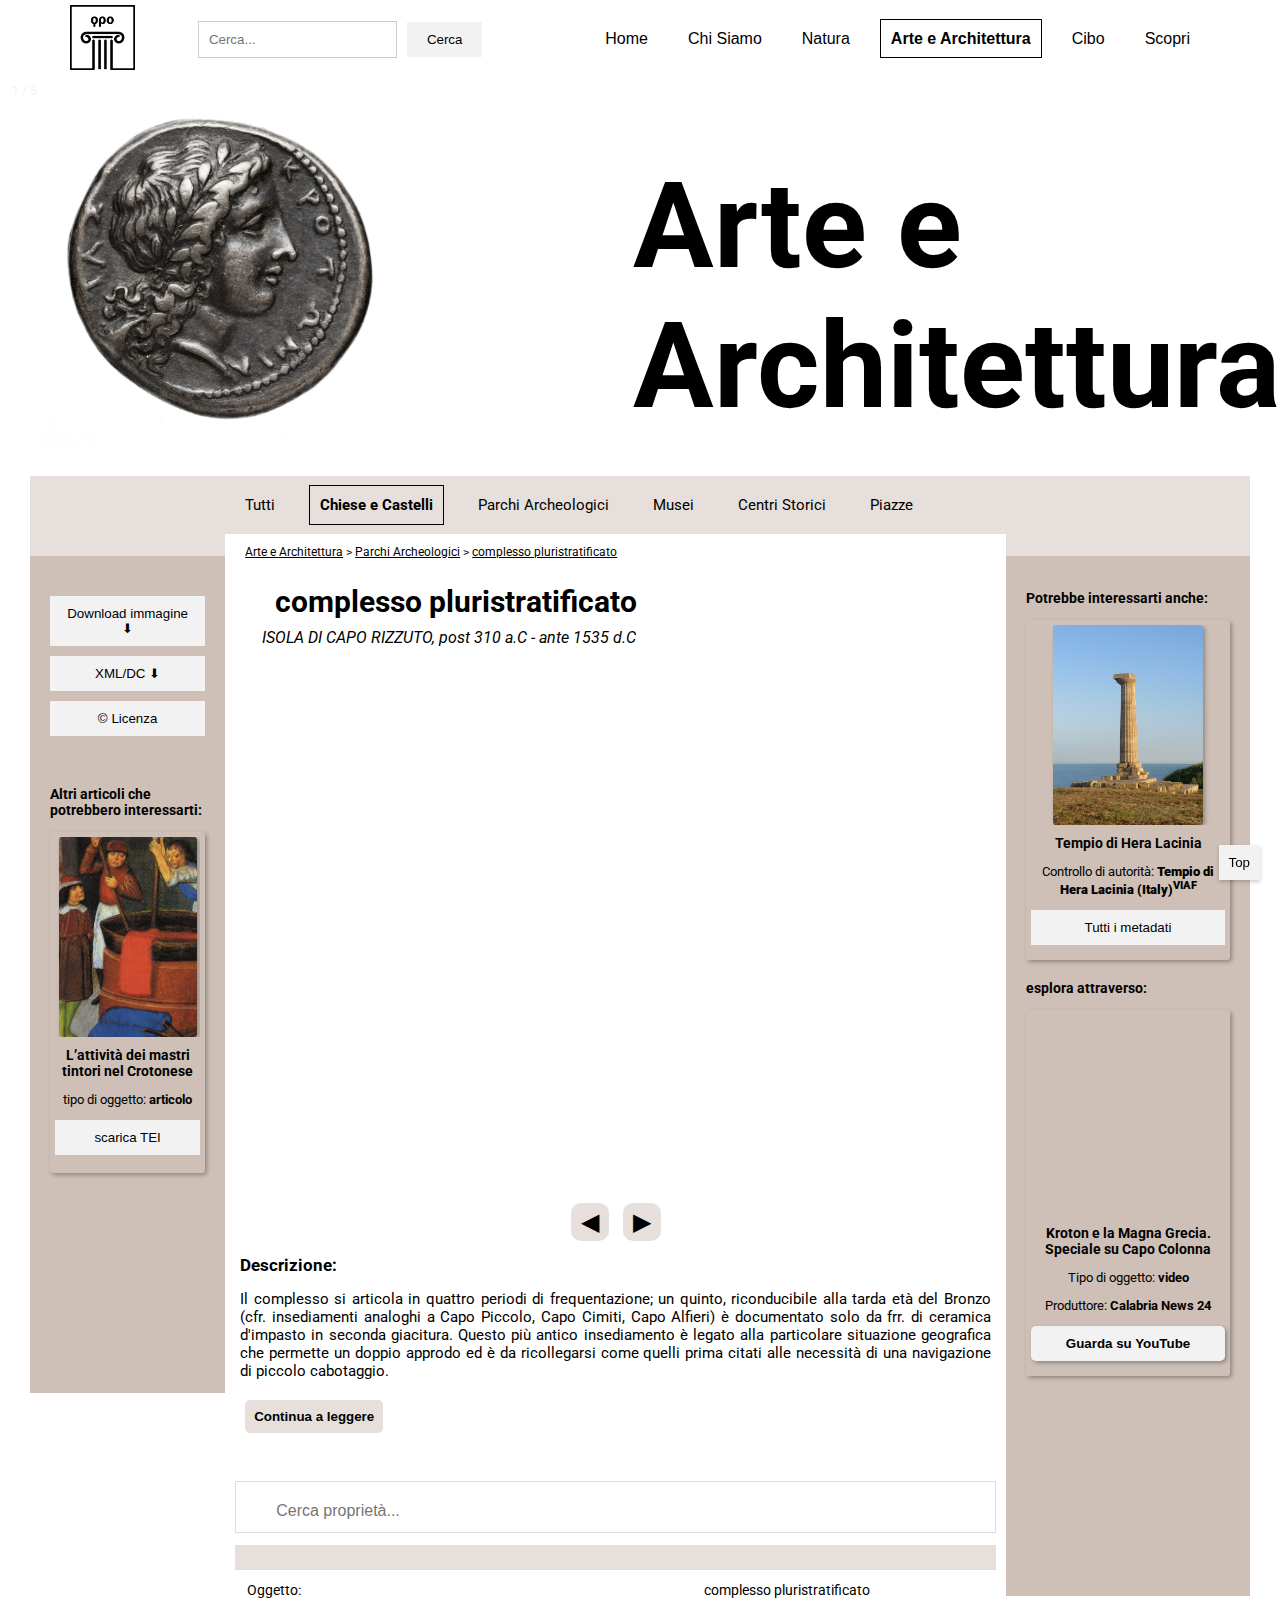
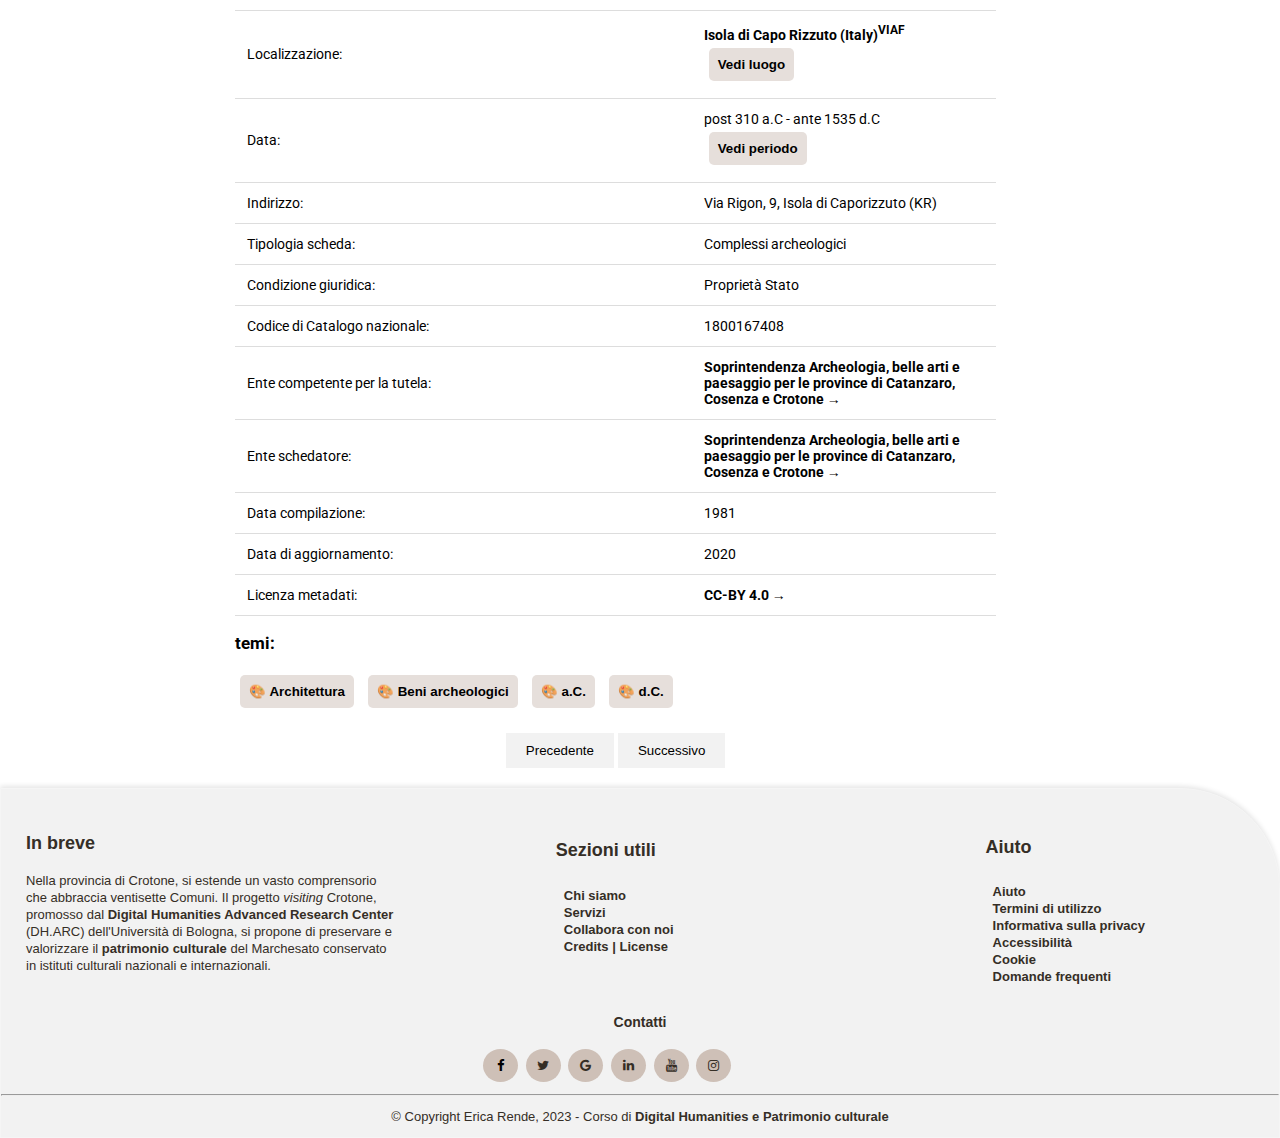
<file: item.htm>
<!DOCTYPE html>
<html lang="it">
<head>
    <meta charset="utf-8">
    <!-- viewport -->
    <meta name="viewport" content="width=device-width, initial-scale=1, shrink-to-fit=no">
    <!-- metadati DC -->
    <meta name="DC.Title" content="Visiting Crotone">
    <meta name="DC.Creator" content="Erica Rende">
    <meta name="DC.Subject" content="Inserisci il tema principale del tuo sito web">
    <meta name="DC.Description" content="Inserisci una breve descrizione del tuo sito web">
    <META NAME="DC.Subject" CONTENT="Crotone, provincia di Crotone, luoghi e oggetti di interesse">
    <META NAME="DC.Publisher" CONTENT="Università di Bologna">
    <META NAME="DC.Date" CONTENT="2023">
    <META NAME="DC.Type" CONTENT="Sito web">
    <meta name="DC.Format" content="HTML/CSS/JS">
    <link rel="DC.Identifier" href="https://www.nomedelsitoweb.github.io">
    <meta name="DC.Language" content="it">
    <meta name="DC.Relation" content="https://catalogo.beniculturali.it/" content="https://gallica.bnf.fr/accueil/it/content/accueil-it?mode=desktop">
    <link rel="DC.Coverage" href="https://www.getty.edu/vow/TGNFullDisplay?find=crotone&place=&nation=&prev_page=1&english=Y&subjectid=7024841">
    <meta name="DC.Rights" content="https://creativecommons.org/licenses/by/4.0/deed.it">
  <link rel="icon" type="img/logologo" href="img/logologo.png">
  <title>Catalogo</title>
  <link rel="stylesheet" href="stile/stile.css">
  <link rel="preconnect" href="https://fonts.googleapis.com">
  <link rel="preconnect" href="https://fonts.gstatic.com" crossorigin>
  <link href="https://fonts.googleapis.com/css2?family=Roboto&display=swap" rel="stylesheet">
  <link rel="preconnect" href="https://fonts.googleapis.com">
  <link rel="preconnect" href="https://fonts.gstatic.com" crossorigin>
  <link href="https://fonts.googleapis.com/css2?family=IBM+Plex+Sans&display=swap" rel="stylesheet">
  <link rel="stylesheet" href="https://cdnjs.cloudflare.com/ajax/libs/font-awesome/4.7.0/css/font-awesome.min.css">
  </head>
<body>
  <header>
    <div class="logo" id="logo">
      <img src="img/logologo.png" alt="Logo del portale">
    </div>
    <div class="search-bar">
      <input type="text" placeholder="Cerca...">
      <button type="submit">Cerca</button>
    </div>
    <nav>
    <ul class="navbar">
      <li>
        <a href="index.htm">Home</a>
      </li>
      <li>
        <a href="index.htm#right-section">Chi Siamo</a>
      </li>
      <li>
        <a href="#">Natura</a>
        <div class="dropdown">
          <a href="#">Riserve naturali protette</a>
          <a href="#">Parchi Archeologici</a>
          <a href="#">Spiagge</a>
          <a href="#">Laghi</a>
          <a href="#">Fiumi</a>
          <a href="#">Giardini</a>
        </div>
      </li>
      <li>
        <a href="items.htm" class="active">Arte e Architettura</a>
        <div class="dropdown">
          <a href="chiese.htm">Chiese e Castelli</a>
          <a href="#">Parchi Archeologigi</a>
          <a href="#">Musei</a>
          <a href="#">Centri Storici</a>
          <a href="#">Piazze</a>
        </div>
      </li>
      <li>
        <a href="#">Cibo</a>
        <div class="dropdown">
          <a href="#">Esperienze enogastronomiche</a>
          <a href="#">Piatti tipici</a>
        </div>
      </li>
      <li>
          <a href="#">Scopri</a>
          <div class="dropdown">
            <a href="#mappa-text">Luoghi</a>
            <a href="#division">Articoli relati</a>
            <a href="#eventi">Eventi culturali</a>
            <a href="#division">Collabora con noi</a>
        </div>
      </li>
    </ul>
    </nav>
   </header>

  <!--inizio prima parte-->
  <section class="container2">
    <div class="left-section2">
      <div class="slideshow-container2">
       <div class="mySlides2 fade2">
            <div class="numbertext2">1 / 5</div>
            <img src="img/a.jpg" style="width:60%">
        </div>

        <div class="mySlides2 fade2">
            <div class="numbertext2">2 / 5</div>
            <img src="img/b.jpg" style="width:60%">
        </div>

        <div class="mySlides2 fade2">
            <div class="numbertext2">3 / 5</div>
            <img src="img/c.jpg" style="width:60%">
        </div>

        <div class="mySlides2 fade2">
            <div class="numbertext2">4 / 5</div>
            <img src="img/d.jpg" style="width:60%">
        </div>

        <div class="mySlides2 fade2">
            <div class="numbertext2">5 / 5</div>
            <img src="img/e.jpg" style="width:60%">
        </div>
      </div>

    <script>
    let slideIndex = 0;
    showSlides();

    function showSlides() {
      let i;
      let slides = document.getElementsByClassName("mySlides2");
      for (i = 0; i < slides.length; i++) {
        slides[i].style.display = "none";
      }
      slideIndex++;
      if (slideIndex > slides.length) {slideIndex = 1}
      slides[slideIndex-1].style.display = "block";
      setTimeout(showSlides, 900); // Change image every 2 seconds
    }
    </script>
  </div>

      <div id="right-section2" class="right-section2">
        <!-- Contenuto della sezione destra -->
       <div class="catalog-title">
      <h1>Arte e Architettura</h1>
    </div>
      </div>
    </section>
  <!--fine prima parte-->

  <!--inizio corpo-->
    </section>
    <section class="corpo">
      <div class="sidebar">
      <div class="colore"></div>
        <div class="ordina">
        <h2></h2>
        <button type="submit" onclick="window.open('img/uno.jpg')" onclick="myFunction()">Download immagine &#11015</button>
        <button type="submit" onclick="window.open('xml/xml.xml')">XML/DC &#11015</button>
        <button><a href="https://creativecommons.org/licenses/by/4.0/it/legalcode" target="_blank">&copy Licenza</a></button>

  <div class="correlati">
  <h3>Altri articoli che potrebbero interessarti:</h3>
                     <div class="card-relato">
            <div class="image-container-relato">
            <img src="img/003.jpg" alt="Di Mannafly - Opera propria, CC BY-SA 3.0, https://commons.wikimedia.org/w/index.php?curid=43037327">
          </div>
            <div class="card-content-relato">
              <h3>L’attività dei mastri tintori nel Crotonese</h3>
              <p>tipo di oggetto: <b>articolo</b></p>
              <p class="card-b"><button class="tabella" type="submit" onclick="window.open('xml/articolo.xml')" onclick="myFunction()">scarica TEI</button></p>
            </div>
            
          </div>
          </div>
        </div>
      </div>
      </div>

    <div class="content">
        <nav class="sub-navbar" id="#sub-navbar">
          <ul>
            <li><a href="items.htm">Tutti</a></li>
            <li><a href="chiese.htm#sub-navbar" class="active">Chiese e Castelli</a></li>
         
            <li><a href="#" id="item">Parchi Archeologici</a></li>
            <li><a href="#">Musei</a></li>
            <li><a href="#">Centri Storici</a></li>
            <li><a href="#">Piazze</a></li>
          </ul>
        </nav>

  <div class="titolo">
    <p class="navigazione"><a href="#">Arte e Architettura</a> > <a href="#">Parchi Archeologici</a> > <a href="#">complesso pluristratificato</a></p>
    <h2>complesso pluristratificato</h2>
    <p class="info"><i>ISOLA DI CAPO RIZZUTO, post 310 a.C - ante 1535 d.C</i></p>
  </div>

  <!--fine carosello item-->
  <div class="carousel">
    <div class="slide">
      <img src="img/uno.jpg" alt="Immagine 1">
    </div>
    <div class="slide">
      <img src="img/due.jpg" alt="Immagine 2">
    </div>
    <div class="slide">
      <img src="img/tre.jpg" alt="Immagine 3">
    </div>
  </div>
  <div class="carousel-controls">
    <button class="prev-slide">◀</button>
    <button class="next-slide">▶</button>
  </div>

  <script>
   document.addEventListener("DOMContentLoaded", function() {
    var slides = document.querySelectorAll(".carousel .slide");
    var currentSlide = 0;
    var slideInterval = setInterval(nextSlide, 2000);

    function nextSlide() {
      slides[currentSlide].style.display = "none";
      currentSlide = (currentSlide + 1) % slides.length;
      slides[currentSlide].style.display = "block";
    }

    var prevButton = document.querySelector(".prev-slide");
    var nextButton = document.querySelector(".next-slide");

    prevButton.addEventListener("click", function() {
      slides[currentSlide].style.display = "none";
      currentSlide = (currentSlide - 1 + slides.length) % slides.length;
      slides[currentSlide].style.display = "block";
      clearInterval(slideInterval);
      slideInterval = setInterval(nextSlide, 2000);
    });

    nextButton.addEventListener("click", function() {
      slides[currentSlide].style.display = "none";
      currentSlide = (currentSlide + 1) % slides.length;
      slides[currentSlide].style.display = "block";
      clearInterval(slideInterval);
      slideInterval = setInterval(nextSlide, 2000);
    });
  });
      </script>
  <!--fine carosello item-->

        <div class="descrizione">
            <h2>Descrizione:</h2>
            <p>Il complesso si articola in quattro periodi di frequentazione; un quinto, riconducibile alla tarda età del Bronzo (cfr. insediamenti analoghi a Capo Piccolo, Capo Cimiti, Capo Alfieri) è documentato solo da frr. di ceramica d'impasto in seconda giacitura. Questo più antico insediamento è legato alla particolare situazione geografica che permette un doppio approdo ed è da ricollegarsi come quelli prima citati alle necessità di una navigazione di piccolo cabotaggio.<p><a onclick="javascript:ShowHide('HiddenDiv')"><button class="more" onclick="myFunction()" id="myBtn">Continua a leggere</button></a></p><div class="mid" id="HiddenDiv" style="display: none;">Al secondo periodo è ascrivibile un muro di fortificazione appartenente ad un frurion posto n difesa della chora crotoniate in una posizione, come si è detto di particolare valore strategico (approdo naturale) eretto verso la fine del IV secolo a.C. Esso consta di un muro a doppia cortina, formata da blocchi di cm. 129 x 79 x 39 di arenaria, disposti di taglio sul paramento ovest e di testa e taglio alternati sul paramento est, a scacchiera, con gli spazi di risulta riempiti da grossi ciottoli e maglie di arenaria; il collegamento tra i due muri è assicurato da mattoni trasversali, posti ad intervalli regolari di 3.50 m. L'emplecton è costituito da grossi ciottoli e scaglie di arenaria. Alcuni dei blocchi dalla cortina ovest presentano il marchio di cava E. Il muro si imposta direttamente nulla roccia naturale, di cui segue la pendenza, opportunamente regolarizzata; tagli nella roccia mostrano che esso proseguiva anche a sud della Cappella. La tecnica di costruzione è analoga a quella impiegata nelle mura di Velia (cfr. M. Napoli, la ricerca archeologica di Velia, in La parola del Passato, CVIII CX, 1966, pp. 191-226). Il muro, messo in luce da una mareggiata nel 1972, attualmente è conservato per una lunghezza di ca. 40 m ed un’altezza di ca. 4; la larghezza originariamente doveva essere di 3.50 m. Esso infatti presenta un notevole dissesto dovuto alla compressione esercitata dalle strutture medievali ed alla natura del terreno, costituito inferiormente da un deposito dia argilla e superiormente da strati di calcare friabile. Al di sotto della pavimentazione della Cappella sono state trovate dello trecce di muri, reimpieganti alcuni blocchi dotta fortificazione ellenistica, appartenenti alla prima fase edilizia del Castello che in base allo fonti possiamo datare al periodo 1910-1525. La data dell'erezione della piccola cappella è invece ascrivibile con sicurezza al 1535 dalla data realizzata con sassolini scuri allettati nella malta fresca che si legge tuttora lungo il limite est del pavimento. L'edificio è a nave unica, absidato, con due sepolture multiple realizzate ai lati dell'altare, posto al centro dell'abside. I muri perimetrali cono realizzati in rozza opera cementizia che impiega frr. di calcare, ciottoli e laterizi; all'interno le pareti sono scandite da tre lesene in calcare e decorate con un semplice zoccolo dipinto in grigio. Nel muro est sono visibili due archi di scarico; il lato occidentale della cappella è crollato per effetto della stessa mareggiata che ha messo in luce la fortificazione ellenistica. All'ultima frequentazione dell'edificio nono ascrivibili due sepolture multiple che hanno tagliato il pavimento. Comunque esso non dovette avere una vita molto lunga, a giudicare dalle numerose scorrerie turche succedutesi nella seconda metà del XVI sec. (aprile 1536; Barbarossa; 1544, 1548, Dragut 1558: Mustafà Pascià) e se nel 1604 la popolazione di Castella ora ristretta a sole 17 persone.</p>
  </div>
  <script type="text/javascript">// <![CDATA[
  function ShowHide(divId)
  {
  if(document.getElementById(divId).style.display == 'none')
  {
  document.getElementById(divId).style.display='block';
  }
  else
  {
  document.getElementById(divId).style.display = 'none';
  }
  }
  // ]]></script>

        </div>

  <!--inizio TABELLA XML-->
        <div class="tabella">
        <input type="text" id="myInput" onkeyup="myFunction()" placeholder="Cerca proprietà..." title="Type in a name">

        <table id="myTable">
          <tr class="header">
            <th style="width:60%;"></th>
            <th style="width:40%;"></th>
          </tr>
          <tr>
            <td>Oggetto:</td>
            <td>complesso pluristratificato</td>
          </tr>
          <tr>
            <td>Localizzazione:</td>
            <td><a href="https://viaf.org/viaf/135016997/#Isola_di_Capo_Rizzuto" target="_blank" title="Identificativo VIAF di Isola di Caporizzuto">Isola di Capo Rizzuto (Italy)<sup>VIAF</sup></a><br><button class="tabella">Vedi luogo</button></br></td> 
          </tr>
          <td>Data:</td>
            <td>post 310 a.C - ante 1535 d.C<br><button class="tabella">Vedi periodo</button></br></td>
          </tr>
          <tr>
            <td>Indirizzo:</td>
            <td>Via Rigon, 9, Isola di Caporizzuto (KR)</td>
          </tr>
          <tr>
            <td>Tipologia scheda:</td>
            <td>Complessi archeologici</td>
          </tr>
          <tr>
            <td>Condizione giuridica:</td>
            <td>Proprietà Stato</td>
          </tr>
          <tr>
            <td>Codice di Catalogo nazionale:</td>
            <td>1800167408</td>
          </tr>
          <tr>
            <td>Ente competente per la tutela:</td>
            <td><a href="https://catalogo.beniculturali.it/search/Agent/d263ffafd97285c107fc1028f7c18012" target="_blank">Soprintendenza Archeologia, belle arti e paesaggio per le province di Catanzaro, Cosenza e Crotone  &#8594;</a></td>
          </tr>
          <tr>
            <td>Ente schedatore:</td>
            <td><a href="https://catalogo.beniculturali.it/search/Agent/d263ffafd97285c107fc1028f7c18012" target="_blank">Soprintendenza Archeologia, belle arti e paesaggio per le province di Catanzaro, Cosenza e Crotone  &#8594;</a></td>
          </tr>
          <td>Data compilazione:</td>
            <td>1981</td>
          </tr>
          <tr>
            <td>Data di aggiornamento:</td>
            <td>2020</td>
          </tr>
          <tr>
            <td>Licenza metadati:</a></td>
            <td><a href="https://creativecommons.org/licenses/by/4.0/it/legalcode" target="_blank">CC-BY 4.0 &#8594;</a></td>
          </tr>
        </table>

        <script>
        function myFunction() {
          var input, filter, table, tr, td, i, txtValue;
          input = document.getElementById("myInput");
          filter = input.value.toUpperCase();
          table = document.getElementById("myTable");
          tr = table.getElementsByTagName("tr");
          for (i = 0; i < tr.length; i++) {
            td = tr[i].getElementsByTagName("td")[0];
            if (td) {
              txtValue = td.textContent || td.innerText;
              if (txtValue.toUpperCase().indexOf(filter) > -1) {
                tr[i].style.display = "";
              } else {
                tr[i].style.display = "none";
              }
            }       
          }
        }
        </script>
      <div class="op-uno">
          <h3>temi:</h3>
        <button class="op"><a href="#">&#127912; Architettura</a></button>
        <button class="op-due"><a href="#">&#127912; Beni archeologici</a></button>
        <button class="op-tre"><a href="#">&#127912; a.C.</a></button>
        <button class="op-quattro"><a href="#">&#127912; d.C.</a></button>
      </div>
        </div>
  <!--FINE tabella-->

  <!--operazioni-->

   <!--operazioni-->

   <!-- fine sezione ITEM... -->
        <div class="previous-next">
          <button>Precedente</button>
          <button>Successivo</button>
        </div>
      </div>
   
  <!--sidebar destra--> 
        <div class="sidebar right-sidebar">
        <div class="colore"></div>
        <div class="ordina">
          <h3>Potrebbe interessarti anche:</h3>
          <div class="card-relato">
            <div class="image-container-relato">
            <img src="img/colonna.jpg" alt="Immagine attrazione">
          </div>
            <div class="card-content-relato">
              <h3>Tempio di Hera Lacinia</h3>
              <p class="card-b">Controllo di autorità:<a href="https://viaf.org/viaf/316594897/#Hera_Lacinia,_Tempio_di_(Italie)" target="_blank" title="Identificativo VIAF di Tempio di Hera Lacinia"><b> Tempio di Hera Lacinia (Italy)<sup>VIAF</b></sup></a></p>
              <button>Tutti i metadati</button>
            </div>
          </div>
          <h3>esplora attraverso:</h3>
          <div class="card-relato">
            <div class="image-container-relato">
           <iframe width="560" height="315" src="https://www.youtube-nocookie.com/embed/GsEiK1eORDU" title="YouTube video player" frameborder="0" allow="accelerometer; autoplay; clipboard-write; encrypted-media; gyroscope; picture-in-picture; web-share" allowfullscreen></iframe>
          </div>
            <div class="card-content-relato">
              <h3>Kroton e la Magna Grecia. Speciale su Capo Colonna</h3>
              <p>Tipo di oggetto: <b>video</b></p>
              <p class="card-b">Produttore: <a href="https://www.calabrianews24.com/">Calabria News 24</a></p>
              <button class="card"><a href="https://www.youtube.com/watch?v=GsEiK1eORDU&ab_channel=CalabriaNews24" target="_blank">Guarda su YouTube</a></button>
            </div>
      </div>
    </section>
  <!--fine sidebar destra-->

    <a href="#logo"><button id="top-button">Top</button></a>
   <footer>
    <section class="last-section">
      <div class="footer-columns">
        <div class="first-column">
          <h3>In breve</h3>
          <p>Nella provincia di Crotone, si estende un vasto comprensorio che abbraccia ventisette Comuni. Il progetto <i>visiting</i> Crotone, promosso dal <b>Digital Humanities Advanced Research Center</b> (DH.ARC) dell'Università di Bologna, si propone di preservare e valorizzare il <b>patrimonio culturale</b> del Marchesato conservato in istituti culturali nazionali e internazionali.</p>
        </div>

        <div class="second-column">
          <h3>Sezioni utili</h3>
          <ul class="sezione-footer">
            <li class="sezione-footer"><a href="#">Chi siamo</a></li>
            <li class="sezione-footer"><a href="#">Servizi</a></li>
            <li class="sezione-footer"><a href="#">Collabora con noi</a></li>
            <li class="sezione-footer"><a href="#">Credits | License </a></li>
          </ul>
        </div>

        <div class="third-column">
          <h3>Aiuto</h3>
          <ul>
            <li class="sezione-footer"><a href="">Aiuto</a></li>
            <li class="sezione-footer"><a href="">Termini di utilizzo</a></li>
            <li class="sezione-footer"><a href="">Informativa sulla privacy</a></li>
            <li class="sezione-footer"><a href="">Accessibilità</a></li>
            <li class="sezione-footer"><a href="">Cookie</a></li>
            <li class="sezione-footer"><a href="">Domande frequenti</a></li>
          </ul>
        </div>
      </div>
  </section>
        <!--Sezione per social-->
        <div class="social-text">
          <h3>Contatti</h3>
        </div>
        <div class="social">
          <a href="#" class="fa fa-facebook"></a>
          <a href="#" class="fa fa-twitter"></a>
          <a href="#" class="fa fa-google"></a>
          <a href="#" class="fa fa-linkedin"></a>
          <a href="#" class="fa fa-youtube"></a>
          <a href="#" class="fa fa-instagram"></a>
        </div>
      </div>
      <hr class="footer">

      <!--Riga finale-->
      <div class=riga-finale>
        <p>&copy; Copyright Erica Rende, 2023 - Corso di
          <a href="https://www.unibo.it/it/didattica/insegnamenti/insegnamento/2022/423307" target="_blank"
            title="Apre la pagina del corso di DH in una nuova finestra">Digital Humanities e Patrimonio culturale</a></p>
      </div>
    </footer>
    <script src="js/main.js"></script>
</body>
</html>
</file>
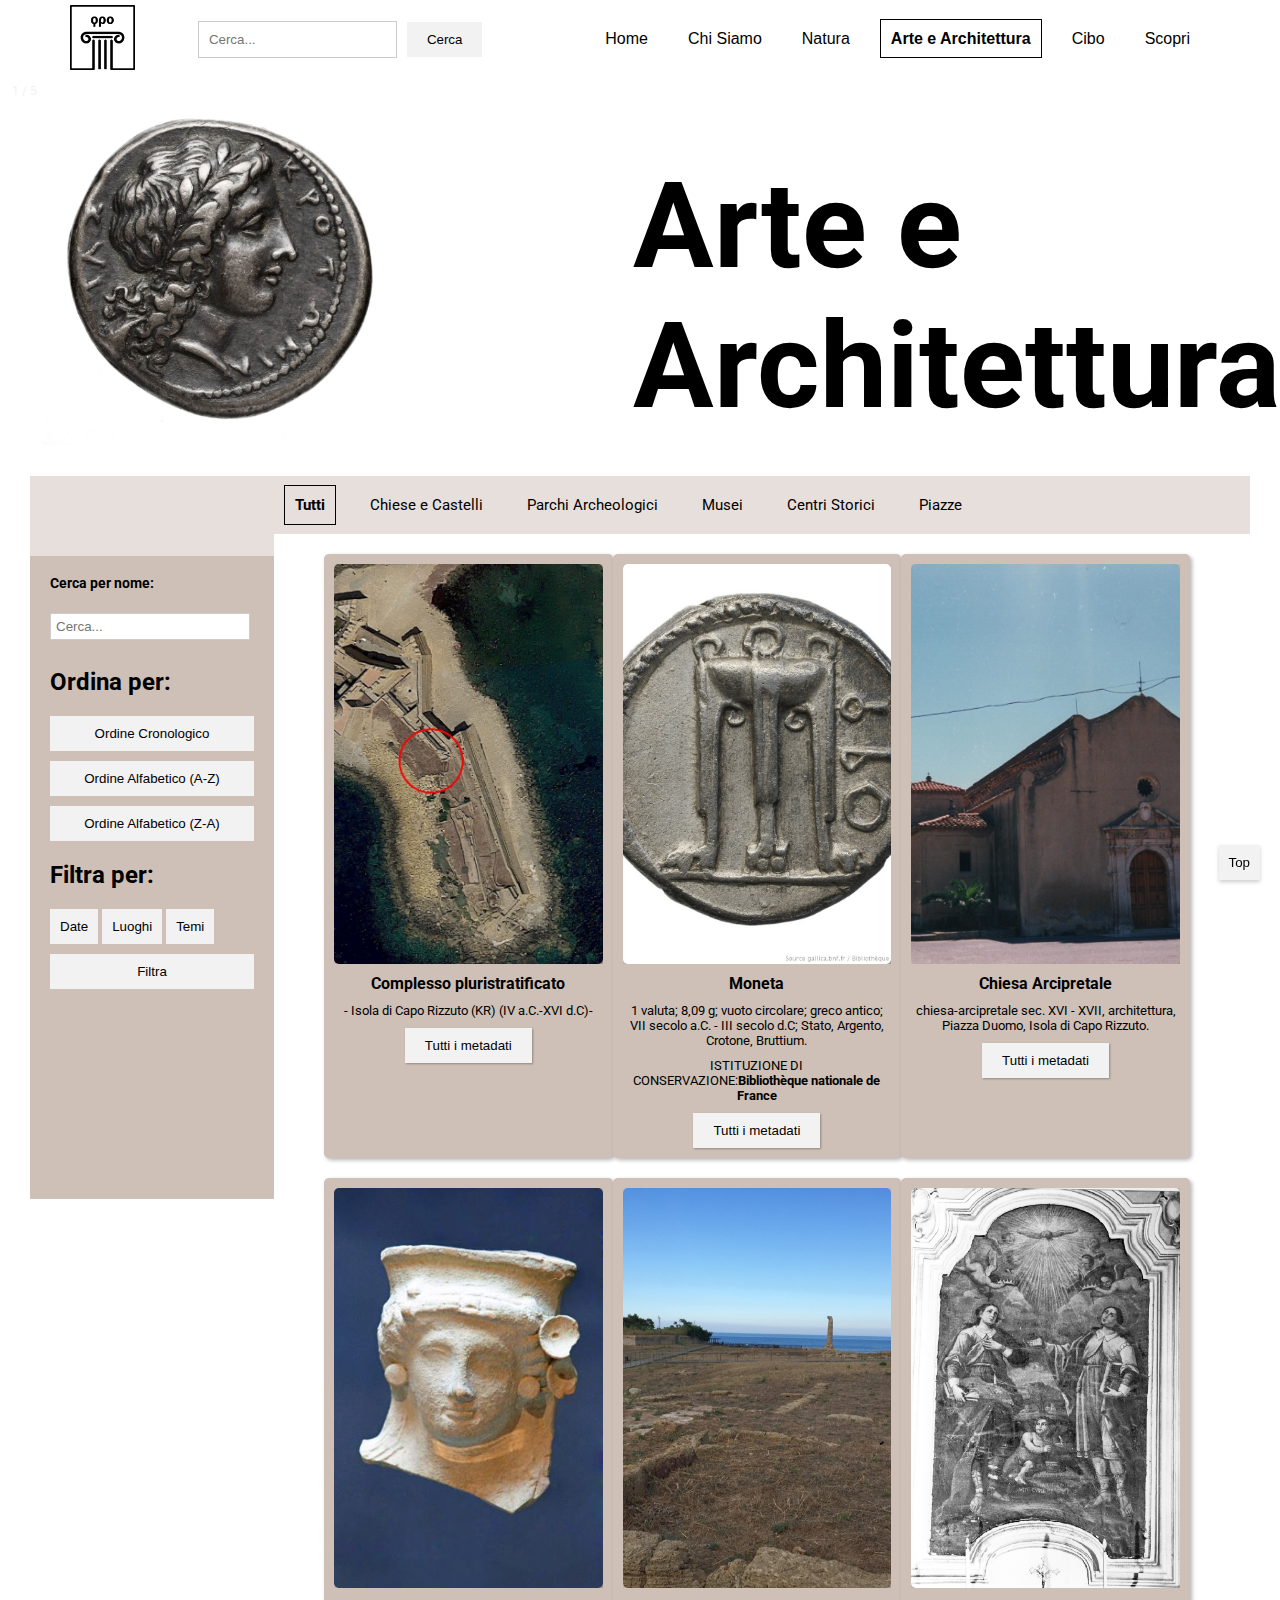
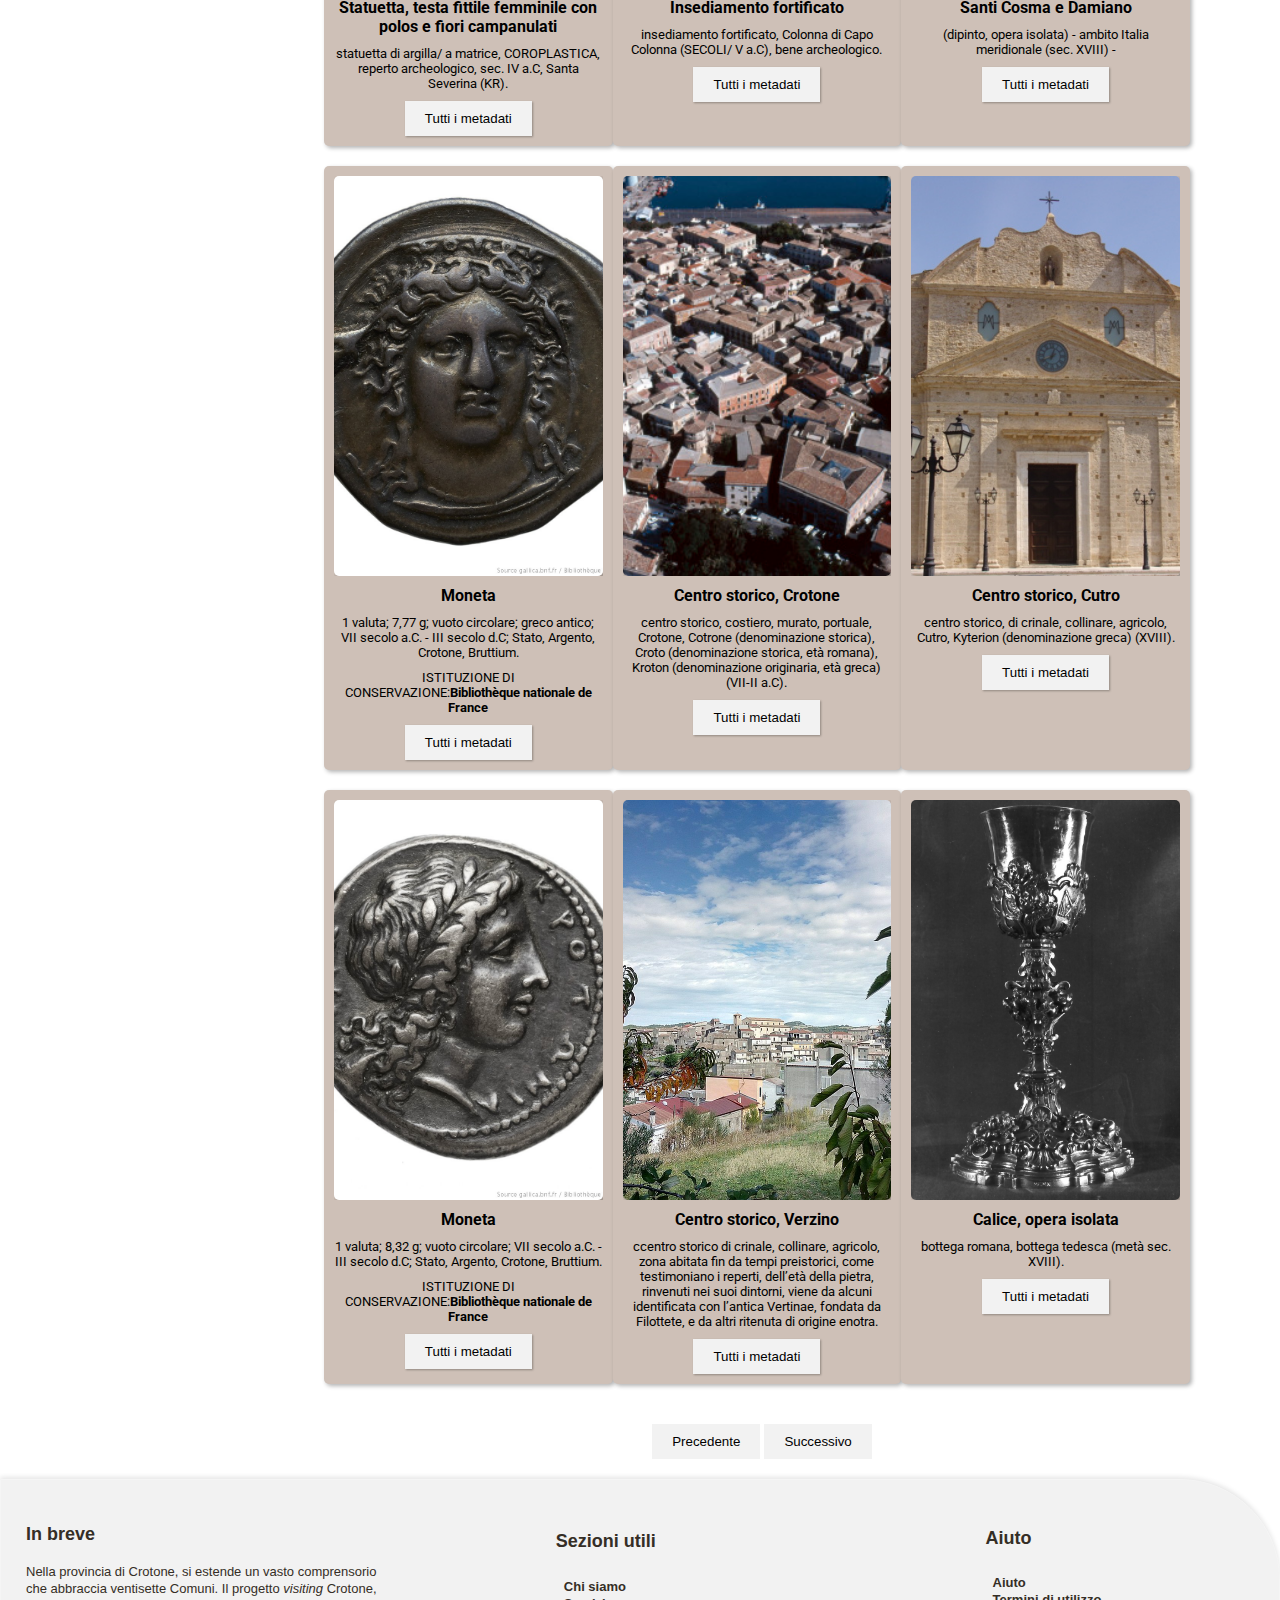
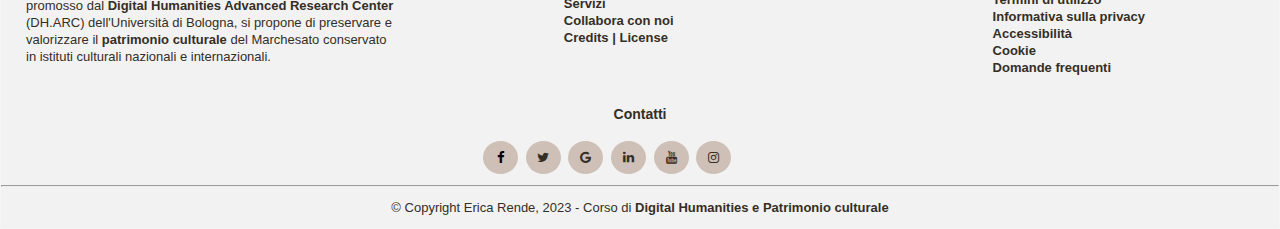
<file: items.htm>
<!DOCTYPE html>
<html lang="it">
<head>
  <meta charset="UTF-8">
  <meta name="viewport" content="width=device-width, initial-scale=1.0">
  <link rel="icon" type="img/logologo" href="img/logologo.png">
  <title>Catalogo</title>
  <link rel="stylesheet" href="stile/stile.css">
  <link rel="preconnect" href="https://fonts.googleapis.com">
  <link rel="preconnect" href="https://fonts.gstatic.com" crossorigin>
  <link href="https://fonts.googleapis.com/css2?family=Roboto&display=swap" rel="stylesheet">
  <link rel="stylesheet" href="https://cdnjs.cloudflare.com/ajax/libs/font-awesome/4.7.0/css/font-awesome.min.css">
</head>
<body>

<!-- inizio parte header --> 
  <header>
    <div class="logo" id="logo">
      <img src="img/logologo.png" alt="Logo del portale">
    </div>
    <div class="search-bar">
      <input type="text" placeholder="Cerca...">
      <button type="submit">Cerca</button>
    </div>
    <nav>
      <ul class="navbar">
        <li>
          <a href="index.htm">Home</a>
        </li>
        <li>
          <a href="index.htm#right-section">Chi Siamo</a>
        </li>
        <li>
          <a href="#">Natura</a>
          <div class="dropdown">
            <a href="#">Riserve naturali protette</a>
            <a href="#">Parchi Archeologici</a>
            <a href="#">Spiagge</a>
            <a href="#">Laghi</a>
            <a href="#">Fiumi</a>
            <a href="#">Giardini</a>
          </div>
        </li>
        <li>
          <a href="items.htm" class="active">Arte e Architettura</a>
          <div class="dropdown">
            <a href="#">Chiese e Castelli</a>
            <a href="#">Parchi Archeologigi</a>
            <a href="#">Musei</a>
            <a href="#">Centri Storici</a>
            <a href="#">Piazze</a>
          </div>
        </li>
        <li>
          <a href="#">Cibo</a>
          <div class="dropdown">
            <a href="#">Esperienze enogastronomiche</a>
            <a href="#">Piatti tipici</a>
          </div>
        </li>
        <li>
          <a href="#">Scopri</a>
          <div class="dropdown">
            <a href="#mappa-text">Luoghi</a>
            <a href="#division">Articoli relati</a>
            <a href="#eventi">Eventi culturali</a>
            <a href="#division">Collabora con noi</a>
          </div>
        </li>
      </ul>
    </nav>
  </header>
  <section class="container2">
    <div class="left-section2">
      <div class="slideshow-container2">
        <div class="mySlides2 fade2">
          <div class="numbertext2">1 / 5</div>
          <img src="img/a.jpg" style="width:60%">
        </div>
        <div class="mySlides2 fade2">
          <div class="numbertext2">2 / 5</div>
          <img src="img/b.jpg" style="width:60%">
        </div>
        <div class="mySlides2 fade2">
          <div class="numbertext2">3 / 5</div>
          <img src="img/c.jpg" style="width:60%">
        </div>
        <div class="mySlides2 fade2">
          <div class="numbertext2">4 / 5</div>
          <img src="img/d.jpg" style="width:60%">
        </div>
        <div class="mySlides2 fade2">
          <div class="numbertext2">5 / 5</div>
          <img src="img/e.jpg" style="width:60%">
        </div>
      </div>
    </div>

    <script>
let slideIndex = 0;
        showSlides();

        function showSlides() {
          let i;
          let slides = document.getElementsByClassName("mySlides2");
          for (i = 0; i < slides.length; i++) {
            slides[i].style.display = "none";
          }
          slideIndex++;
          if (slideIndex > slides.length) {
            slideIndex = 1;
          }
          slides[slideIndex - 1].style.display = "block";
          setTimeout(showSlides, 900); // Change image every 2 seconds
        }
</script>
<!-- fine parte sinistra (carosello) --> 

<!-- inizio parte destra (titolo) -->
    <div id="right-section2" class="right-section2">
      <div class="catalog-title">
        <h1>Arte e Architettura</h1>
      </div>
    </div>
  </section>
<!-- fine parte destra (titolo) -->

  <section class="corpo">

<!-- inizio sidebar sx -->
    <div class="sidebar">
      <div class="colore"></div>
      <div class="ordina">
        <div class="filtra-nome">
          <h3>Cerca per nome:</h3>
          <input type="text" id="searchInput" placeholder="Cerca...">
          <script>
            var searchInput = document.getElementById("searchInput");
            var cards = document.getElementsByClassName("card");

            searchInput.addEventListener("input", function() {
              var searchKeyword = this.value.toLowerCase();

              for (var i = 0; i < cards.length; i++) {
                var card = cards[i];
                var title = card.querySelector("h3").innerText.toLowerCase();
                var description = card.querySelector("p").innerText.toLowerCase();

                if (title.includes(searchKeyword) || description.includes(searchKeyword)) {
                  card.style.display = "block";
                } else {
                  card.style.display = "none";
                }
              }
            });
          </script>
        </div>
        <h2>Ordina per:</h2>
        <button>Ordine Cronologico</button>
        <button>Ordine Alfabetico (A-Z)</button>
        <button>Ordine Alfabetico (Z-A)</button>

        <div class="filtra">
          <h2>Filtra per:</h2>

          <div class="dropdowna">
            <button onclick="myFunction('dropdowna1')" class="dropbtna">Date</button>
            <div id="dropdowna1" class="dropdowna-content">
              <br><label><input type="checkbox" value="a.C.">a.C</label></br>
              <br><label><input type="checkbox" value="d.C.">d.C</label></br>
            </div>
          </div>

          <div class="dropdowna">
            <button onclick="myFunction('dropdowna2')" class="dropbtna">Luoghi</button>
            <div id="dropdowna2" class="dropdowna-content">
              <br><label><input type="checkbox" value="Crotone">Crotone</label><br>
              <br><label><input type="checkbox" value="Caccuri">Caccuri</label><br>
              <br><label><input type="checkbox" value="Carfizzi">Carfizzi</label></br>
              <br><label><input type="checkbox" value="Belvedere di Spinello">Belvedere di Spinello</label><br>
              <br><label><input type="checkbox" value="Casabona">Casabona</label><br>
              <br><label><input type="checkbox" value="Castelsilano">Castelsilano</label></br>
              <br><label><input type="checkbox" value="Cerenzia">Cerenzia</label><br>
              <br><label><input type="checkbox" value="Cirò">Cirò</label><br>
              <br><label><input type="checkbox" value="Cirò Marina">Cirò Marina</label></br>
              <br><label><input type="checkbox" value="Cotronei">Cotronei</label><br>
              <br><label><input type="checkbox" value="Crucoli">Crucoli</label><br>
              <br><label><input type="checkbox" value="Cutro">Cutro</label></br>
              <br><label><input type="checkbox" value="Isola di Capo Rizzuto">Isola di Capo Rizzuto</label><br>
              <br><label><input type="checkbox" value="Melissa">Melissa</label><br>
              <br><label><input type="checkbox" value="Mesoraca">Mesoraca</label></br>
              <br><label><input type="checkbox" value="Pallagorio">Pallagorio</label><br>
              <br><label><input type="checkbox" value="Petilia Policastro">Petilia Policastro</label><br>
              <br><label><input type="checkbox" value="Rocca di Neto">Rocca di Neto</label><br>
              <br><label><input type="checkbox" value="Roccabernarda">Roccabernarda</label></br>
              <br><label><input type="checkbox" value="Crotone">Crotone</label><br>
              <br><label><input type="checkbox" value="San Mauro Marchesato">San Mauro Marchesato</label><br>
              <br><label><input type="checkbox" value="San Nicola dell'Alto">San Nicola dell'Alto</label></br>
              <br><label><input type="checkbox" value="Santa Severina">Santa Severina</label></br>
              <br><label><input type="checkbox" value="Savelli">Savelli</label><br>
              <br><label><input type="checkbox" value="Scandale">Scandale</label><br>
              <br><label><input type="checkbox" value="Strongoli">Strongoli</label><br>
              <br><label><input type="checkbox" value="Umbriatico">Umbriatico</label><br>
              <br><label><input type="checkbox" value="Verzino">Verzino</label><br>
            </div>
          </div>

          <div class="dropdowna">
            <button onclick="myFunction('dropdowna3')" class="dropbtna">Temi</button>
            <div id="dropdowna3" class="dropdowna-content">
              <br><label><input type="checkbox" value="Antichità Greca">Antichità Greca</label></br>
              <br><label><input type="checkbox" value="Bruttium">Bruttium</label></br>
              <br><label><input type="checkbox" value="Dominazione Spagnola">Dom. Spagnola</label></br>
              <br><label><input type="checkbox" value="Età Moderna">Età Moderna</label></br>
              <br><label><input type="checkbox" value="Novecento">Novecento</label></br>
            </div>
          </div>

          <button>Filtra</button>
        </div>
        <script>
          function myFunction(dropdownId) {
            var dropdown = document.getElementById(dropdownId);
            dropdown.classList.toggle("show");
          }

          window.onclick = function(event) {
            if (!event.target.matches('.dropbtna')) {
              var dropdowns = document.getElementsByClassName("dropdowna-content");
              var i;
              for (i = 0; i < dropdowns.length; i++) {
                var openDropdown = dropdowns[i];
                if (openDropdown.classList.contains('show')) {
                  openDropdown.classList.remove('show');
                }
              }
            }
          }
        </script>
      </div>
    </div>
<!-- fine sidebar sx -->

<!-- inizio sezione centrale (cards)-->
    <div class="content">
      <nav class="sub-navbar">
        <ul>
          <li><a href="#" id="sub-navbar" class="active">Tutti</a></li>
          <li><a href="#">Chiese e Castelli</a></li>
          <li><a href="#">Parchi Archeologici</a></li>
          <li><a href="#">Musei</a></li>
          <li><a href="#">Centri Storici</a></li>
          <li><a href="#">Piazze</a></li>
        </ul>
      </nav>

      <div class="cards" class="row">
        <div class="card">
          <div class="image-container">
            <img src="img/uno.jpg" alt="complesso pluristratificato, post 310 a.C - anre 1535 d.C., Isola di Caporizzuto">
          </div>
          <div class="card-content" id="sub-navbar">
            <h3>Complesso pluristratificato</h3>
            <p>- Isola di Capo Rizzuto (KR) (IV a.C.-XVI d.C)-</p>
            <a href="item.htm#item"><button>Tutti i metadati</button></a>
          </div>
        </div>
        <div class="card card-image">
          <div class="image-container">
            <img src="img/monetatripode.jpeg" alt="Monnaie : Statère, Argent, Crotone, Bruttium, Bibliothèque nationale de France">
          </div>
          <div class="card-content">
            <h3>Moneta</h3>
            <p>1 valuta; 8,09 g; vuoto circolare; greco antico; VII secolo a.C. - III secolo d.C; Stato, Argento, Crotone, Bruttium.</p>
            <p>ISTITUZIONE DI CONSERVAZIONE:<a href="https://gallica.bnf.fr/view3if/ga/ark:/12148/btv1b11315838m">Bibliothèque nationale de France</a></p>
            <button>Tutti i metadati</button>
          </div>
        </div>
        <div class="card card-image">
          <div class="image-container">
            <img src="img/ICCD13729017_S1781800157796.jpg" alt="Chiesa Arcipretale, ISOLA DI CAPO RIZZUTO, XVI - XVII, Piazza Duomo, proprietà Ente religioso cattolico">
          </div>
          <div class="card-content">
            <h3>Chiesa Arcipretale</h3>
            <p>chiesa-arcipretale sec. XVI - XVII, architettura, Piazza Duomo, Isola di Capo Rizzuto.</p>
            <button>Tutti i metadati</button>
          </div>
        </div>
        <div class="card">
          <div class="image-container">
            <img src="img/ICCD12075447_7_00140234.jpg" alt="Statuetta, Testa fittile femminile con polos e fiori campanulati, statua, sec. IV a.C, Santa Severina">
          </div>
          <div class="card-content">
            <h3>Statuetta, testa fittile femminile con polos e fiori campanulati</h3>
            <p>statuetta di argilla/ a matrice, COROPLASTICA, reperto archeologico, sec. IV a.C, Santa Severina (KR).</p>
            <button>Tutti i metadati</button>
          </div>
        </div>
        <div class="card">
          <div class="image-container">
            <img src="img/ICCD15433019_2280284.jpg" alt="insediamento fortificato, Crotone, V sec. a.C">
          </div>
          <div class="card-content">
            <h3>Insediamento fortificato</h3>
            <p>insediamento fortificato, Colonna di Capo Colonna (SECOLI/ V a.C), bene archeologico.</p>
            <button>Tutti i metadati</button>
          </div>
        </div>
        <div class="card">
          <div class="image-container">
            <img src="img/ICCD3531677_00003968.jpg" alt="Santi Cosma e Damiano (dipinto, opera isolata) - ambito Italia meridionale (sec. XVIII), Crotone">
          </div>
          <div class="card-content">
            <h3>Santi Cosma e Damiano</h3>
            <p>(dipinto, opera isolata) - ambito Italia meridionale (sec. XVIII) -</p>
            <button>Tutti i metadati</button>
          </div>
        </div>
        <div class="card">
          <div class="image-container">
            <img src="img/moneta5.jpeg" alt="Monnaie : Statère, Argent, Crotone, Bruttium, Bibliothèque nationale de France">
          </div>
          <div class="card-content">
            <h3>Moneta</h3>
            <p>1 valuta; 7,77 g; vuoto circolare; greco antico; VII secolo a.C. - III secolo d.C; Stato, Argento, Crotone, Bruttium.</p>
            <p>ISTITUZIONE DI CONSERVAZIONE:<a href="https://gallica.bnf.fr/ark:/12148/btv1b113158570#">Bibliothèque nationale de France</a></p>
            <button>Tutti i metadati</button>
          </div>
        </div>
        <div class="card">
          <div class="image-container">
            <img src="img/ICCD15418671_1800174383_foto01.jpg" alt="centro storico, costiero, murato, portuale, Crotone, (VII-II a.C)">
          </div>
          <div class="card-content">
            <h3>Centro storico, Crotone</h3>
            <p>centro storico, costiero, murato, portuale, Crotone, Cotrone (denominazione storica), Croto (denominazione storica, età romana), Kroton (denominazione originaria, età greca) (VII-II a.C).</p>
            <button>Tutti i metadati</button>
          </div>
        </div>
        <div class="card card-image">
          <div class="image-container">
            <img src="img/ICCD15469778_1800174396_foto01.jpg" alt="centro storico, di crinale, collinare, agricolo, Cutro, Kyterion (denominazione greca) (XVIII)">
          </div>
          <div class="card-content">
            <h3>Centro storico, Cutro</h3>
            <p>centro storico, di crinale, collinare, agricolo, Cutro, Kyterion (denominazione greca) (XVIII).</p>
            <button>Tutti i metadati</button>
          </div>
        </div>
        <div class="card">
          <div class="image-container">
            <img src="img/monetadonna.jpeg" alt="Moneta : Stato, Argento, Crotone, Bruttium">
          </div>
          <div class="card-content">
            <h3>Moneta</h3>
            <p>1 valuta; 8,32 g; vuoto circolare; VII secolo a.C. - III secolo d.C; Stato, Argento, Crotone, Bruttium.</p>
            <p>ISTITUZIONE DI CONSERVAZIONE:<a href="https://gallica.bnf.fr/ark:/12148/btv1b113158570#">Bibliothèque nationale de France</a></p>
            <button>Tutti i metadati</button>
          </div>
        </div>
        <div class="card card-image">
          <div class="image-container">
            <img src="img/verzinod.jpg" alt="ccentro storico, di crinale, collinare, agricolo, Verzino (VI-IX)">
          </div>
          <div class="card-content">
            <h3>Centro storico, Verzino</h3>
            <p>ccentro storico di crinale, collinare, agricolo, zona abitata fin da tempi preistorici, come testimoniano i reperti, dell’età della pietra, rinvenuti nei suoi dintorni, viene da alcuni identificata con l’antica Vertinae, fondata da Filottete, e da altri ritenuta di origine enotra.</p>
            <button>Tutti i metadati</button>
          </div>
        </div>
        <div class="card">
          <div class="image-container">
            <img src="img/ICCD3531549_00048128.jpg" alt="calice, opera isolata - bottega romana, bottega tedesca (metà sec. XVIII), Crotone">
          </div>
          <div class="card-content">
            <h3>Calice, opera isolata</h3>
            <p>bottega romana, bottega tedesca (metà sec. XVIII).</p>
            <button>Tutti i metadati</button>
          </div>
        </div>
      </div>

      <div class="previous-next">
        <button>Precedente</button>
        <button>Successivo</button>
      </div>
    </div>
  </section>
<!-- fine sezione centrale (cards)-->

  <a href="#logo"><button id="top-button">Top</button></a>

<!-- inizio footer -->
 <footer>
  <section class="last-section">
    <div class="footer-columns">
      <div class="first-column">
        <h3>In breve</h3>
        <p>Nella provincia di Crotone, si estende un vasto comprensorio che abbraccia ventisette Comuni. Il progetto <i>visiting</i> Crotone, promosso dal <b>Digital Humanities Advanced Research Center</b> (DH.ARC) dell'Università di Bologna, si propone di preservare e valorizzare il <b>patrimonio culturale</b> del Marchesato conservato in istituti culturali nazionali e internazionali.</p>
      </div>

      <div class="second-column">
        <h3>Sezioni utili</h3>
        <ul class="sezione-footer">
          <li class="sezione-footer"><a href="#">Chi siamo</a></li>
          <li class="sezione-footer"><a href="#">Servizi</a></li>
          <li class="sezione-footer"><a href="#">Collabora con noi</a></li>
          <li class="sezione-footer"><a href="#">Credits | License </a></li>
        </ul>
      </div>

      <div class="third-column">
        <h3>Aiuto</h3>
        <ul>
          <li class="sezione-footer"><a href="">Aiuto</a></li>
          <li class="sezione-footer"><a href="">Termini di utilizzo</a></li>
          <li class="sezione-footer"><a href="">Informativa sulla privacy</a></li>
          <li class="sezione-footer"><a href="">Accessibilità</a></li>
          <li class="sezione-footer"><a href="">Cookie</a></li>
          <li class="sezione-footer"><a href="">Domande frequenti</a></li>
        </ul>
      </div>
    </div>
</section>
      <!--Sezione per social-->
      <div class="social-text">
        <h3>Contatti</h3>
      </div>
      <div class="social">
        <a href="#" class="fa fa-facebook"></a>
        <a href="#" class="fa fa-twitter"></a>
        <a href="#" class="fa fa-google"></a>
        <a href="#" class="fa fa-linkedin"></a>
        <a href="#" class="fa fa-youtube"></a>
        <a href="#" class="fa fa-instagram"></a>
      </div>
    </div>
    <hr class="footer">

    <!--Riga finale-->
    <div class=riga-finale>
      <p>&copy; Copyright Erica Rende, 2023 - Corso di
        <a href="https://www.unibo.it/it/didattica/insegnamenti/insegnamento/2022/423307" target="_blank"
          title="Apre la pagina del corso di DH in una nuova finestra">Digital Humanities e Patrimonio culturale</a></p>
    </div>
  </footer>
  <script src="js/main.js"></script>
  <!-- fine footer -->
</body>
</html>
</file>
<file: stile/stile.css>
* {
  box-sizing: border-box;
}

body {
  margin: auto;
  padding: auto;
  background-color: white;
font-family: 'Roboto', sans-serif, Helvetica Neue, Arial, sans-serif;
}

/* sfondo dell'header*/

.sfondo {
  background-image: url('../img/isola3.jpg');
  background-repeat: no-repeat;
  background-size: cover;
  background-position: center top;
  background-attachment: fixed;
}

.sfondo {
  position: relative;
  overflow: hidden;
  height: 650px;

}

.sfondo::before {
  background-image: url('../img/isola3.jpg');
  background-repeat: no-repeat;
  background-size: cover;
  background-position: center top;
  background-attachment: fixed;
}

.sfondo h1{
  font-size: 70px;
  margin-top: 10px;
  margin-left: 320px;
  color: #352e26;
   font-family: Helvetica Neue, Arial, sans-serif;
}


/* INZIO header*/

header {
  display: flex;
  justify-content: space-between;
  align-items: center;
  padding-left: 70px;
  padding-top: 5px;
  padding-bottom: 2px;
  font-family:  Helvetica Neue, Arial, sans-serif;
 
}

.logo img {
  max-width: 65px;
  height: auto;
}

.search-bar {
  display: flex;
  align-items: center;
}

.search-bar input[type="text"] {
  padding: 10px;
  margin-right: 10px;
}

.search-bar button[type="submit"] {
  padding: 10px 20px;
  border: none;
  background-color: #f2f2f2;
  cursor: pointer;
}

.navbar {
  display: flex;
  justify-content: center;
  margin-top: 15px;
  margin-right: 70px;
}

.navbar ul {
  list-style-type: none;
  padding: 0;
  margin: 0;
}

.navbar li {
  display: inline;
  margin: 0 10px;
}

.navbar li a {
  text-decoration: none;
  color: #000;
  padding: 10px;
}

.navbar li a:hover {

  font-weight: bold;
  border: 1px solid black;
}

.navbar li a.active {
  font-weight: bold;
}

.dropdown {
  display: none;
  opacity: 0.9;
  position: absolute;
  background-color: white;
  margin-top: 10px;
  min-width: 160px;
  box-shadow: 0px 8px 16px 0px rgba(0,0,0,0.2);
  z-index: 1;
}

.dropdown a {
  color: black;
  padding: 15px 16px;
  text-decoration: none;
  display: block;
  font-size: 16px;
}

.dropdown a:hover {
  background-color: none;
  opacity: 1;
  font-weight: bold;
}

li:hover .dropdown {
  display: block;
}

.testo {
  font-size: 40px;
}

/* FINE header*/


}

 /* INIZIO cards tre categorie*/

* {
  box-sizing: border-box;
}

.categories {
  display: flex;
  justify-content: space-between;
  margin-bottom: 0px;
  margin-top: 20px;
  background-color: white;
}

.categories h2 {
  font-family:  Helvetica Neue, Arial, sans-serif;
  font-size: 40px;
  margin-top: 60px;
  margin-bottom: 20px;
  color: gray;
}

.categories h2:hover {
  color: black;
}

.categories p {
  font-size: 15px;
  margin-left: 20px;
  margin-right: 20px;
  margin-top: 0;
  line-height: 1.5;
  font-family: 'Roboto', sans-serif;

}

.cibo a {
  font-weight: bold;
color: #b90014;
}

.cibop a {
  font-weight: bold;
color: #b90014;
  text-align: center;
}

.natura a {
  font-weight: bold;
color: #508a9c;
}

.naturap a {
  font-weight: bold;
color: #508a9c;
}

.arte a {
font-weight: bold;
color: #5b3a29;
}

.artep a {
font-weight: bold;
color: #5b3a29;
}

.card3 a:link,
.card3 a:visited {
  text-decoration: none;
  color: black;
}

.card3 a:hover {
  text-decoration: none;
  color: gray;
}

.card3 {
  width: calc(33.33% - 10px);
  padding: 10px;
  background-color: transparent;
  text-align: center;
}

.flip-card {
  aspect-ratio: 1/1;
  width: 100%;
  height: 100%;
  font-family: Helvetica Neue, Arial, sans-serif;
}

.flip-card img {
  max-width: 100%;
  max-height: 100%;
  object-fit: cover;
}

.flip-card-inner {
  width: 100%;
  height: 100%;
  text-align: center;
  transition: transform 0.6s;
  transform-style: preserve-3d;
  box-shadow: 0 4px 8px 0 rgba(0, 0, 0, 0.2);
}

.card3:hover .flip-card-inner {  /* Modifica qui: Applica l'hover alla classe .card */
  transform: rotateY(180deg);
}

.flip-card-front,
.flip-card-back {
  position: absolute;
  width: 100%;
  height: 100%;
  -webkit-backface-visibility: hidden;
  backface-visibility: hidden;
}

.flip-card-front {
  background-color: #bbb;
  color: black;
  opacity: 0.8;
}

.flip-card-front:hover {
  opacity: 1;
}

.flip-card-back {
  background-color: none;
  color: black;
  transform: rotateY(180deg);
  background-image: inherit; 
  background-size: cover; 
}

                            /* FINE cards tre categorie*/

                            /*INIZIO sezione carosello*/

* {box-sizing:border-box}

.slideshow-container {
  max-width: 1000px;
  position: relative;
  font-family: Helvetica Neue, Arial, sans-serif;
}

.container {
  margin: 5px;
  margin-bottom: 45px;
   margin-top: 45px;
  box-shadow: 0 2px 5px rgba(0, 0, 0, 0.1);
}
/* nasconde le immagini di default */
.mySlides {
  display: none;
}

.text {
  color: white;
  font-size: 12px;
  padding: 8px 12px;
  position: absolute;
  bottom: 8px;
  width: 100%;
  text-align: center;
}

.text {
  background-color: black;
  opacity: 0.8;
}

/* Number text (1/3 etc) */
.numbertext {
  color: #f2f2f2;
  font-size: 12px;
  padding: 8px 12px;
  position: absolute;
  top: 0;
}

/* Fading animation */
.fade {
  animation-name: fade;
  animation-duration: 0.5s;
}

@keyframes fade {
  from {opacity: .8}
  to {opacity: 1}
}

/*FINE sezione carosello*/


.left-section, .right-section {
  flex: 1;
  background-color: #f2f2f2;
  text-align: center;
  box-shadow: 0 2px 5px rgba(0.1, 0.1, 0.1, 0.1);
 border-radius: 10px;
 height: 400px;
}

.right-section h2{
 font-size: 30px;
}

.chisiamo {
  font-size: 13px;
  padding: 40px;
  font-family: Helvetica Neue, Arial, sans-serif;
  line-height: 1.5;
  text-align: justify!important;
  margin-top: -10px;
}

.chisiamo2 {  
  font-size: 13px;
  margin-left: 30px;
  margin-right: 30px;
  font-family: Helvetica Neue, Arial, sans-serif;
  line-height: 1.5;
  text-align: justify!important;
  margin-top: 70px;
}

.chisiamo h3 {
  font-size: 50px;
  margin: 0px;
}

.chisiamo a {
font-weight: bold;
color: black;
}

/*inizio sezione catalogo*/

.catalogo {
margin-top: 40px;
  box-shadow: 0 2px 5px rgba(0.1, 0.1, 0.1, 0.1);
  background-color: #BCD1E2;
}

.catalogolink {
  font-weight: bold;
  font-size: 55px;
  color: #352e26;
  text-decoration: none;
}

.catalogo-text a:hover {
  color: gray;
}

.catalogo-text {
  text-align: center;
  font-size: 30px;
 
}

.card-container2 {
  display: flex;
  background-color: #BCD1E2;
  perspective: 1000px;
  justify-content: center;
  border-bottom: solid 25px #BCD1E2;
  
  border-radius: 5px;

}

.card2 {
  flex: 0 0 300px;
  margin-right: 20px;
  background-color: #fff;
  box-shadow: 0 2px 5px rgba(0, 0, 0, 0.1);
  transform-style: preserve-3d;
  transition: transform 0.5s;
  opacity: 0.8;
  border-radius: 10px;
}

.card2:hover {
  transform: translateZ(50px);
  opacity: 1;
}

.card2 img {
  width: 100%;
  height: 60%;
  border-radius: 10px 10px 0 0;
}

.card-content2 {
  padding: 20px;
  display: block;
  text-align: center;
  font-family: Helvetica Neue, Arial, sans-serif;

}

.card-content2 h3 {
  margin: 0;
  font-size: 15px;
  text-align: center;
}

.card-content2 p {
  margin: 10px 0 0;
  font-size: 14px;
  text-align: center;
}

.card-content2 button {
    padding: 10px 20px;
    border: none;
    background-color: #f2f2f2;
    cursor: pointer;
    box-shadow: 1px 1px 2px rgba(0, 0, 0, 0.3);
  }

.spazio {
  padding-top: 20px;
}
/*fine sezione catalogo*/


/* INIZIO mappa navigazione */
.mappa {
 margin-left: 20px;
 margin-top: 20px;
 margin-bottom: 20px;
  height: 650px;
  box-shadow: 0 2px 5px rgba(0.1, 0.1, 0.1, 0.1);
  border-radius: 5px;

}

.mappa-text {
  color: black;
  background-color: white;
  text-align: center;
  font-size: 25px;
  box-shadow: 0 -2px 5px rgba(0.1, 0.1, 0.1, 0.1);
  padding-top: 20px;
  margin-right: 10px;
  width: 35%;
}

.bordermap {
  border: 3px solid black;
}

                            /* FINE mappa navigazione */

body {
  margin: 0;
}

/* articoli */

.division {
display: flex;
flex-direction: row; 
height: 500px; 
background-color: white;
text-align: center;
font-size: 14px;
padding-top: 30px;
}

.div1 {
flex: 30%;
padding: 10px;
}


}
.box-container {
position: relative;
max-width: 800px;
box-shadow: 0 2px 5px rgba(0.1, 0.1, 0.1, 0.1);
box-shadow: 0 -2px 5px rgba(0.1, 0.1, 0.1, 0.1);
}

/* Stile per ogni singolo box */
.box {
display: none;
background-size: cover;
color: white;
text-align: center;
height: 400px;
margin-top: 30px;
padding: 20px;
box-shadow: 0 -2px 5px rgba(0.1, 0.1, 0.1, 0.1);
box-shadow: 0 2px 5px rgba(0.1, 0.1, 0.1, 0.1)
font-family: Helvetica Neue, Arial, sans-serif;
}

.box h2 {
  background-color: gray;
  opacity: 0.7;
  box-shadow: 0.1;
  padding: 10px;
}

.box p {
  margin-top: -10px;
}

/* Stile per il titolo sopra l'immagine */
.box h2 {
font-size: 24px;
margin-top: 0;
}

/* Stile per il bottone sotto l'immagine */
.box a {
background-color: #333;
color: white;
padding: 10px 20px;
text-decoration: none;
display: inline-block;
margin-top: 10px;
}

/* Stile per i punti di navigazione dei box */
.dot-container {
text-align: center;
margin-top: 10px;
}

.dot {
height: 10px;
width: 10px;
margin: 0 5px;
background-color: #bbb;
border-radius: 50%;
display: inline-block;
cursor: pointer;
}

.active-dot {
background-color: #333;
}
/*fine articoli*/

/*inizio login*/
.collabora {
  position: relative;
  flex: 60%; 
  box-shadow: 0 -2px 5px rgba(0.1, 0.1, 0.1, 0.1);
}

.image {
  opacity: 1;
  display: block;
  background-size: cover;
  transition: .5s ease;
  backface-visibility: hidden;
  max-width:100%; 
  height:100%;
  position: revert;
  box-shadow: 0 2px 5px rgba(0.1, 0.1, 0.1, 0.1);
  box-shadow: 0 -2px 5px rgba(0.1, 0.1, 0.1, 0.1);
}

.middle {
  transition: .5s ease;
  opacity: 0;
  position: absolute;
  top: 50%;
  left: 50%;
  transform: translate(-50%, -50%);
  -ms-transform: translate(-50%, -50%);
  text-align: center;
  font-size: 14px;
    padding: 40px;
    font-family: Helvetica Neue, Arial, sans-serif;
}

.collabora:hover .image {
  opacity: 0.3;
}

.collabora:hover .middle {
  opacity: 1;
}


form {
  border: 3px solid #f1f1f1;
}


input[type=text], input[type=password] {
  width: 100%;
  padding: 12px 20px;
  margin: 8px 0;
  display: inline-block;
  border: 1px solid #ccc;
  box-sizing: border-box;
}


.art button {
  background-color: #04AA6D;
  color: white;
  padding: 14px 20px;
  margin: 8px 0;
  border: none;
  cursor: pointer;
  width: 100%;
}


.art button:hover {
  opacity: 0.8;
}


.cancelbtn {
  width: auto;
  padding: 10px 20px;
  background-color: #f2f2f2;
}


.imgcontainer {
  text-align: center;
  margin: 0px 0 0 0;
}


img.avatar {
  width: 40%;
  border-radius: 50%;
}


.container3 {
  padding: 16px;
  margin: 5px;
}


span.psw {
  float: right;
  padding-top: 16px;
}


@media screen and (max-width: 300px) {
  span.psw {
    display: block;
    float: none;
  }

  .cancelbtn {
    width: 100%;
  }
}

/* INZIO sezione eventi*/

.eventi {
padding: 0px;
display: fixed;
margin-bottom: -0px;
margin-bottom: 5px;
font-size: 20px;
box-shadow: 0 -2px 5px rgba(0.1, 0.1, 0.1, 0.1);
margin: 10px;
margin-top: 50px;
margin-bottom: 40px;
margin-left: 40px;

}

.eventi h3 {
  font-size: 35px;
  text-align: center;
  font-family: Helvetica Neue, Arial, sans-serif;
}

.accordion {
  background-color: #BCD1E2;
  cursor: pointer;
  padding: 18px;
  width: 100%;
  text-align: left;
  border: none;
  outline: none;
  transition: 0.4s;
  font-size: 17px;
  box-shadow: 2px 2px 4px rgba(0, 0, 0, 0.3);
  text-align: center;
}

.active, .accordion:hover {
  background-color: white;
  border: 1px solid;
  font-weight: bold;
}

.panel {
  padding: 0 18px;
  background-color: #BCD1E2;;
  opacity: 0.8;
  display: none;
  overflow: hidden;
}

.panel p {
font-size: 14px;
font-family: Roboto;
text-align: center;
}

.panel button {
padding: 10px 20px;
border: none;
background-color: #eef1f7;
cursor: pointer;
box-shadow: 1px 1px 2px rgba(0, 0, 0, 0.3);
text-align: center;
font-family: Roboto;
margin-bottom: 10px;
margin-left: 500px;

}
/* FINE sezione eventi*/

#top-button {
  position: fixed;
  bottom: 20px;
  right: 20px;
  padding: 10px;
  border: none;
  background-color: #f2f2f2;
  cursor: pointer;
    box-shadow: 0 2px 4px rgba(0.2, 0.2, 0.2, 0.2);
}


/*inizia foglio css per list-items*/

.catalog-title {
  font-size: 60px;
text-align: left;
}

section {
  display: flex;
}

/*INIZIO sezione carosello*/

* {box-sizing:border-box}

.slideshow-container2 {
  max-width: 1000px;
  position: relative;


}
.container2 {
  margin: px;
  margin-bottom: 50px;
  height: 350px;
}


.mySlides2 {
  display: none;
}

.text2 {
  color: white;
  font-size: 12px;
  padding: 8px 12px;
  position: absolute;
  bottom: 8px;
  width: 100%;
  text-align: center;
}

.text2 {
  background-color: black;
  opacity: 0.8;
}


.numbertext2 {
  color: #f2f2f2;
  font-size: 12px;
  padding: 8px 12px;
  position: absolute;
  top: 0;
}


.fade2 {
  animation-name: fade;
  animation-duration: 0.5s;
}

@keyframes fade {
  from {opacity: .8}
  to {opacity: 1}
}


.left-section2, .right-section2 {
  flex: 1;
 background-color: white;
}

 .right-section2 {

}

.left-section2, {
 background-color: white;
 text-align: center;
}
/*FINE sezione carosello*/


 /*inizio sidebar section*/ 
.corpo {
  background-color: white;
  padding-left: 30px;
  padding-right: 30px;
}
/*dropdown button*/
.dropbtna {
    display: block;
    margin-bottom: 10px;
    padding: 10px;
    width: 100%;
    border: none;
    background-color: #f2f2f2;
    cursor: pointer;
    text-align: center;
}

/* Dropdown button on hover & focus */
.dropbtna:hover, .dropbtna:focus {
  
}


.dropdowna {
  position: relative;
  display: inline-block;
}


.dropdowna-content {
  display: none;
  position: absolute;
  background-color: #f1f1f1;
  min-width: 100px;
  box-shadow: 0px 8px 16px 0px rgba(0,0,0,0.2);
  z-index: 1;
  font-size: 8px;
}


.dropdowna-content a {
  color: black;
  padding: 12px 16px;
  text-decoration: none;
  display: block;

}


.dropdowna-content a:hover {
}

.show {display:block;}
/*dropdown button*/


.fa-caret-down {
  float: right;
  padding-right: 8px;
}

 .ordina {
background-color: #cec0b7;
padding: 20px;
padding-bottom: 200px;
}

.filtra {
  margin-top: 20px;
}

.filtra-nome {
  margin-bottom: 20px;
  margin-top: -15px;
}


 .colore {
  padding-bottom: 80px;
  background-color: #e6dfdb;
 }

 .sidebar {
  width: 20%;
 }

.left-sidebar {
  
  background-color: none;

}

.right-sidebar {
  float: right;
  width: 20%;
}

.right-sidebar .ordina {
  text-align: right;
}

.right-sidebar button {
  margin-left: auto;
  margin-right: 0;
}

.sidebar h2 {
  margin-top: 0;
}

.sidebar button {
  display: block;
  margin-bottom: 10px;
  padding: 10px;
  width: 100%;
  border: none;
  background-color: #f2f2f2;
  cursor: pointer;
}

 button:hover {
  border: 1px solid black;
  background-color: white;
  cursor: pointer;
  opacity: 1;
}

 .corpo a {
text-decoration: none;
  color: black;
}
/*fine sidebar section*/ 

/*inizio catalogo*/ 
.content {
  width: 80%;
}

.sub-navbar {
 padding-bottom: 20px;
 padding-top: 20px;
 background-color: #e6dfdb;
 text-align: ;
 font-size: 15px;
}

.sub-navbar ul {
  list-style-type: none;
  padding: 0;
  margin: 0;
}

.sub-navbar li {
  display: inline;
  margin: 0 10px;
 
}

.sub-navbar li a {
  text-decoration: none;
  color: #000;
  padding: 10px;
  background-color: #e6dfdb;
  cursor: pointer;
}

.sub-navbar li a:hover {
  text-decoration: none;
  color: #000;
  padding: 10px;
  cursor: pointer;
  font-weight: bold;
  border: 1px solid black;
}

.sub-navbar li a.active {
  font-weight: bold;
}

.sub-navbar button {
  background-color: #cec0b7;
  }

/*inizio sezione cards*/

.cards {
  display: flex;
  flex-wrap: wrap;
  text-align: center;
  padding-left: 50px;
  padding-top: 20px;
}

.card {
  width: calc(33.33% - 20px);
  margin-bottom: 20px;
  padding: 10px;
  background-color: #cec0b7;
  transition: background-color 0.3s ease;
  text-align: center;
  box-shadow: 2px 2px 4px rgba(0, 0, 0, 0.3);
  border-radius: 5px;
}

.card:hover {
  background-color: #e6dfdb;
  opacity: 0.9;
}

.card .image-container {
  height: 400px;
  overflow: hidden;
  text-align: center;
  align-content: center;
}

.card .image-container img {
  height: 100%;
  width: 100%;
  object-fit: cover;
  box-shadow: 2px 2px 4px rgba(0, 0, 0, 0.3); 
  text-align: center;
   border-radius: 5px;
}

.card-content {
  margin-top: 10px;
}

.card-content h3 {
  margin: 0;
  font-size: 16px;
}

.card-content p {
  margin: 10px 0;
  font-size: 13px;
}

.card-content button {
  padding: 10px 20px;
  border: none;
  background-color: #f2f2f2;
  cursor: pointer;
  box-shadow: 1px 1px 2px rgba(0, 0, 0, 0.3); 
}

.card-content button:hover {
  padding: 10px 20px;
  border: 1px solid black;
  background-color: #white;
  cursor: pointer;
  box-shadow: 1px 1px 2px rgba(0, 0, 0, 0.3);
}
/*fine catalogo*/ 


/*INIZIO carosello item*/  
.titolo {
  margin-left: 50px;
  margin-top: 20px; 
  padding-bottom: 30px; 
}

.titolo h2{
font-size: 30px;
margin-bottom: 0;
}

.info {
margin-top: 9px;
margin-left: -13px;
}

.navigazione {
font-size: 12px;
margin-top: -9px;
margin-left: -30px;
}

.navigazione a {
text-decoration: underline;
}

.navigazione a:hover {
font-weight: bold;
}

#more {display: none;}

.descrizione {
  padding-left: 15px;
  padding-right: 15px;
  border:10px;
  text-align: justify;
  font-size: 15px;

}

.descrizione h2{
 font-size: 17px;
}

.more  {
padding: 9px;
text-align: center;
margin: 5px;
background-color: #e6dfdb;
border: 0;
border-radius: 5px;
font-weight: bold;
}

.more button:hover {
  background-color: white;
}


.carousel {
  width: auto; 
 height: 500px;
  overflow: hidden;
  position: relative;
  padding: 10px;
}

.slide {
  width: 100%;
  height: 100%;
  display: none;
}

.slide img {
  width: 100%;
  height: 100%;
  object-fit: cover; 
}

.carousel-controls {
  margin-top: 10px;
  text-align: center;
  align-content: space-between;
}

.carousel-controls button {
  font-size: 24px;
  margin: 0 5px;
  background-color: #e6dfdb; 
  border: none;
  padding: 5px 10px;
  cursor: pointer;
  border-radius: 10px;
}

.carousel-controls button:hover {
  background-color: #cec0b7; 
}
/*FINE carosello item*/

/*inizio tabella*/
.tabella {
  padding-top: 20px;
  padding-left: 10px;
  padding-right: 10px;
}

#myInput {
  background-position: 10px 10px;
  background-repeat: no-repeat;
  width: 100%;
  font-size: 16px;
  padding: 12px 20px 12px 40px;
  border: 1px solid #ddd;
  margin-bottom: 12px;
  padding-top: 20px;
}

#myTable {
  border-collapse: collapse;
  width: 100%;
 font-size: 14px;
}

#myTable th, #myTable td {
  text-align: left;
  padding: 12px;
}

#myTable tr {
  border-bottom: 1px solid #ddd;
}

#myTable tr.header, #myTable tr:hover {
  background-color: #e6dfdb;
}

.tabella button {
padding: 9px;
text-align: center;
margin: 5px;
background-color: #e6dfdb;
border: 0;
border-radius: 5px;
font-weight: bold;
}

.tabella button:hover {
  background-color: white;
}

.tabella td a {
font-weight: bold;
}

.tabella td a:hover {
  cursor: pointer;
  opacity: 0.7;
}
/* fine tabella */

/*operazioni*/
.op {
padding: 9px;
text-align: center;
margin: 5px;
background-color: #e6dfdb;
border: 0;
border-radius: 5px;
font-weight: bold;
}

.op-due  {
padding: 9px;
text-align: center;
margin: 5px;
background-color: #d8a87f;
border: 0;
border-radius: 5px;
font-weight: bold;
}

.op-tre  {
padding: 9px;
text-align: center;
margin: 5px;
background-color: #e4bd9e;
border: 0;
border-radius: 5px;
font-weight: bold;
}
.op-quattro  {
padding: 9px;
text-align: center;
margin: 5px;
background-color: #eed3bd;
border: 0;
border-radius: 5px;
font-weight: bold;
}

.op button:hover {
  background-color: #cec0b7;
}

.op a {
font-weight: bold;
}

.op-uno h3 {
  font-size: 17px;
}

/*fine operazioni*/

.slider-container2
{
    width: 90%;
    height: 500px;
    background-color: transparent;
    margin-left: auto;
    margin-right: auto;
    margin-top: 0px;
    text-align: center;
    overflow: hidden;
    object-fit: contain;
}

.image-container2
{
width: 100%;
    background-color: transparent;
    height: 500px;
    clear: both;
    position: relative;
   object-fit: contain;
    -webkit-transition: left 2s;
    -moz-transition: left 2s;
    -o-transition: left 2s;
    transition: left 2s;
}

#slider-image-1:target ~ .image-container2
{
   left: 0px;
}
#slider-image-2:target ~ .image-container2
{
   left: -1000px;
}
#slider-image-3:target ~ .image-container2
{
   left: -1000px;
}

.button-container
{
  position: relative;
  top: -20px;
}

.slider-change
{
  display: inline-block;
  height: 10px;
  width: 10px;
  border-radius: 5px;
  background-color: brown;
}

.ordina h3 {
font-size: 14px;
text-align: left;
}

/*cards nella aside*/
.card-content-relato p {
  font-size: 13px;
  font-weight: normal;

} 

.correlati {
  margin-top: 50PX;
}

.card-relato {
  margin-bottom: 20px;
  padding: 5px;
  background-color: #cec0b7;
  transition: background-color 0.3s ease;
  text-align: center;
  box-shadow: 2px 2px 4px rgba(0, 0, 0, 0.3);
  width: auto;
  border-radius: 3px;
}

#searchInput {
  padding: 5px;
  width: 200px;
}

.item {
  display: block;
  margin-bottom: 5px;
}

.card-relato:hover {
  background-color: #e6dfdb;
  opacity: 0.9;
}

.card-relato .image-container-relato {
  height: 200px;
  overflow: hidden;
  text-align: center;
  align-content: center;
  width: auto;
}

.card-relato .image-container-relato img {
  height: 100%;
  width: auto;
  object-fit: cover;
  box-shadow: 2px 2px 4px rgba(0, 0, 0, 0.3); 
  border-radius: 3px;
}

.card-content-relato {
  margin-top: 10px;
}

.card-content-relato h3 {
  margin: 0;
  text-align: center;
}

.card-content p {
  margin: 10px 0;
}

.card-content-realto button {
  padding: 10px 20px;
  border: none;
  background-color: #f2f2f2;
  cursor: pointer;
  box-shadow: 1px 1px 2px rgba(0, 0, 0, 0.3); 
}

.card-content-realto button:hover {
  padding: 10px 20px;
  border: 1px solid black;
  background-color: #white;
  cursor: pointer;
  box-shadow: 1px 1px 2px rgba(0, 0, 0, 0.3);
}

.card-b a:hover {
  font-weight: bold;
text-decoration: underline;
}

.card-b a {
  font-weight: bold;
}

.card a {
  font-weight: bold;

}
/*fine card nell'aside*/


.previous-next {
  text-align: center;
  margin-top: 20px;
  margin-bottom: 20px;
  align-content: center
}

.previous-next button {
  padding: 10px 20px;
  border: none;
  background-color: #f2f2f2;
  cursor: pointer;
}

#top-button {
  position: fixed;
  bottom: 20px;
  right: 20px;
  padding: 10px;
  border: none;
  background-color: #f2f2f2;
  cursor: pointer;
}

/*stile per il footer*/
footer {
background-color: #f2f2f2;
border: 1px solid whitesmoke;
border-radius: 0px 100px 0 0;
box-shadow: 9px -5px 2px #whitesmoke;
display: inline-block;
font-family: Helvetica Neue, Arial, sans-serif;
font-size: 13px;
box-shadow: 0 -2px 5px rgba(0.1, 0.1, 0.1, 0.1);
color: #352e26;
}

.footer-columns {
display: flex;
justify-content: space-between;
align-items: flex-start;
flex-wrap: wrap;
padding: 25px; 
line-height: 1.3;

}

.footer-columns h3{
font-size: 18px;
}


.first-column,
.second-column,
.third-column {
width: 30%; 
margin-top: 0; 
margin-bottom: -40px;
}


.second-column,
.third-column ul{
list-style-type: none;
padding: 7px;
line-height: 1.3;
font-size: 13px;
font-weight: bold;
}

.second-column,
.third-column {
padding-left: 100px;
width: 30%; 
margin-top: 0; 
margin-bottom: -30px;
}

.third-column {
margin-top: 4px;
}

.first-column a {
color: #352e26;;
font-style: oblique;
}

.first-column a:hover {
text-decoration: underline;
}

li.sezione-footer {
  border: none;
  float: none !important;
}

.sezione-footer a {
  color: #352e26;
  text-decoration: none;
}

.sezione-footer a:hover {
  color: black;
  text-decoration: underline;
}

ul.sezione-footer {
  margin-top: 15px;
  list-style-type: none;
  padding: 8px;
}

.social {
margin-left: 480px;  
}

.social-text{
font-size: 12px;
text-align: center;
}

.riga-finale {
  text-align: center;
}

.riga-finale a{
color:#352e26;
font-weight: bold;
 text-decoration: none;
}


.social a:hover {
  opacity: 0.7;
}

.fa {
  padding: 10px;
  font-size: 30px;
  width: 35px;
  text-align: center;
  text-decoration: none;
  margin: 5px 2px;
  border-radius: 50%;
}

.fa:hover {
    opacity: 0.7;
}

.fa-facebook {
  background: #cec0b7;
  color: black;
}

.fa-twitter {
  background: #cec0b7;
  color: #352e26;
}

.fa-google {
  background: #cec0b7;
  color: #352e26;
}

.fa-linkedin {
  background: #cec0b7;
  color: #352e26;
}

.fa-youtube {
  background: #cec0b7;
  color: #352e26;
}

.fa-instagram {
  background: #cec0b7;
  color: #352e26;
}
</file>
